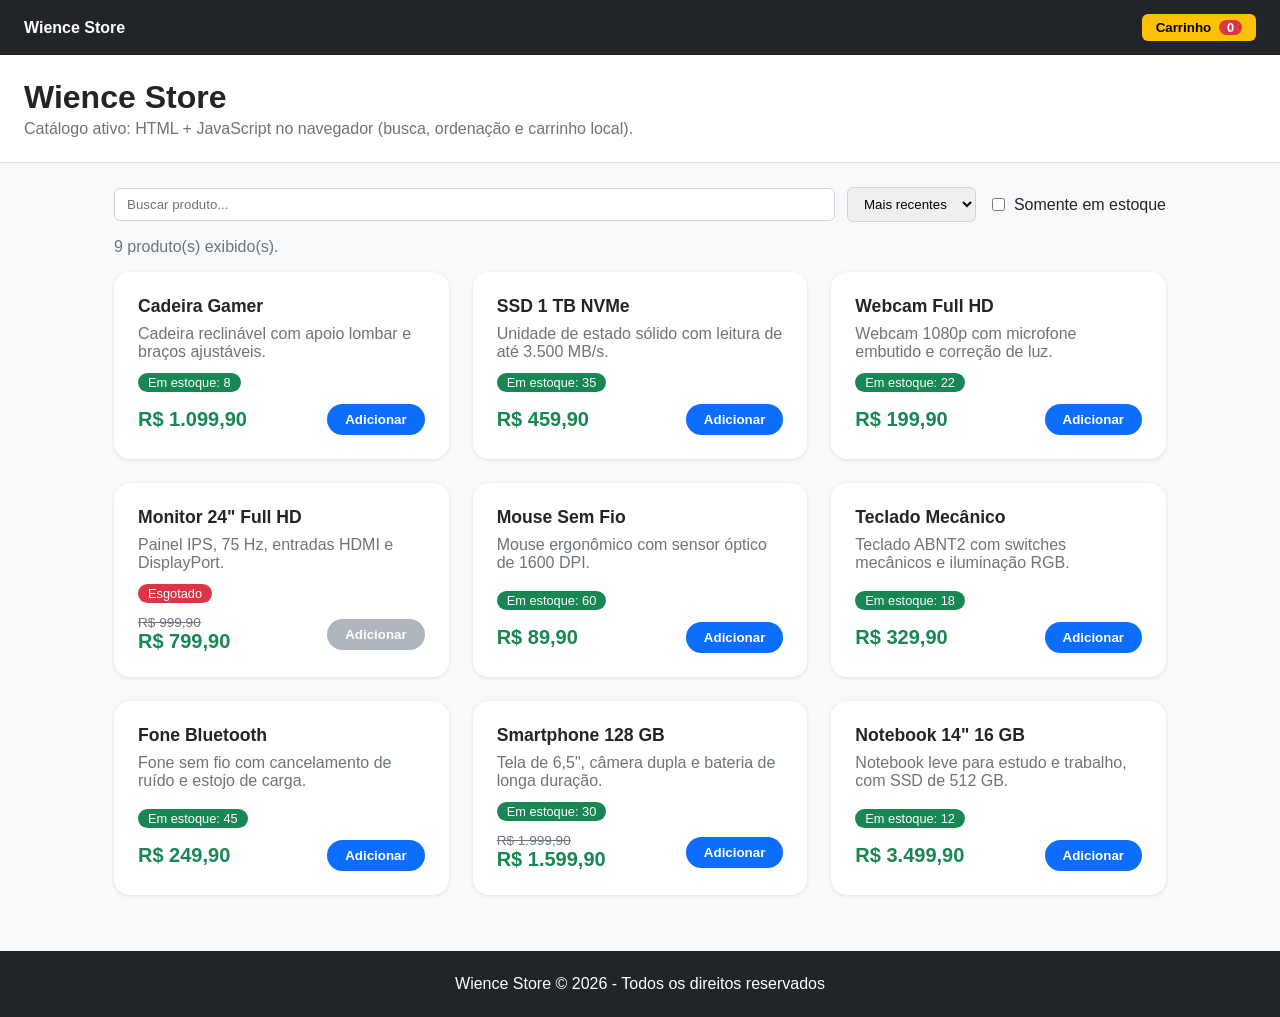
<file: ativo/index.html>
<!DOCTYPE html>
<html lang="pt-br">
<head>
    <meta charset="UTF-8">
    <meta name="viewport" content="width=device-width, initial-scale=1">
    <title>Wience Store - Catálogo ativo</title>
    <link rel="stylesheet" href="style.css">
</head>
<body>
    <nav>
        <span>Wience Store</span>
        <button id="cart-btn" type="button">Carrinho <span id="cart-count" class="count">0</span></button>
    </nav>

    <header>
        <h1>Wience Store</h1>
        <p>Catálogo ativo: HTML + JavaScript no navegador (busca, ordenação e carrinho local).</p>
    </header>

    <main>
        <div class="toolbar">
            <input id="search" type="search" placeholder="Buscar produto..." aria-label="Buscar produto">
            <select id="sort" aria-label="Ordenar">
                <option value="recent">Mais recentes</option>
                <option value="price-asc">Menor preço</option>
                <option value="price-desc">Maior preço</option>
                <option value="name">Nome (A-Z)</option>
            </select>
            <label class="check"><input id="only-stock" type="checkbox"> Somente em estoque</label>
        </div>

        <p id="status" class="status" role="status">Carregando produtos...</p>
        <div id="grid" class="grid"></div>
    </main>

    <aside id="cart-panel" class="cart-panel" hidden>
        <h2>Carrinho</h2>
        <ul id="cart-list"></ul>
        <p>Total: <strong id="cart-total">R$ 0,00</strong></p>
        <button id="cart-clear" type="button">Esvaziar</button>
    </aside>

    <footer>Wience Store &copy; 2026 - Todos os direitos reservados</footer>

    <script src="app.js" defer></script>
</body>
</html>
</file>
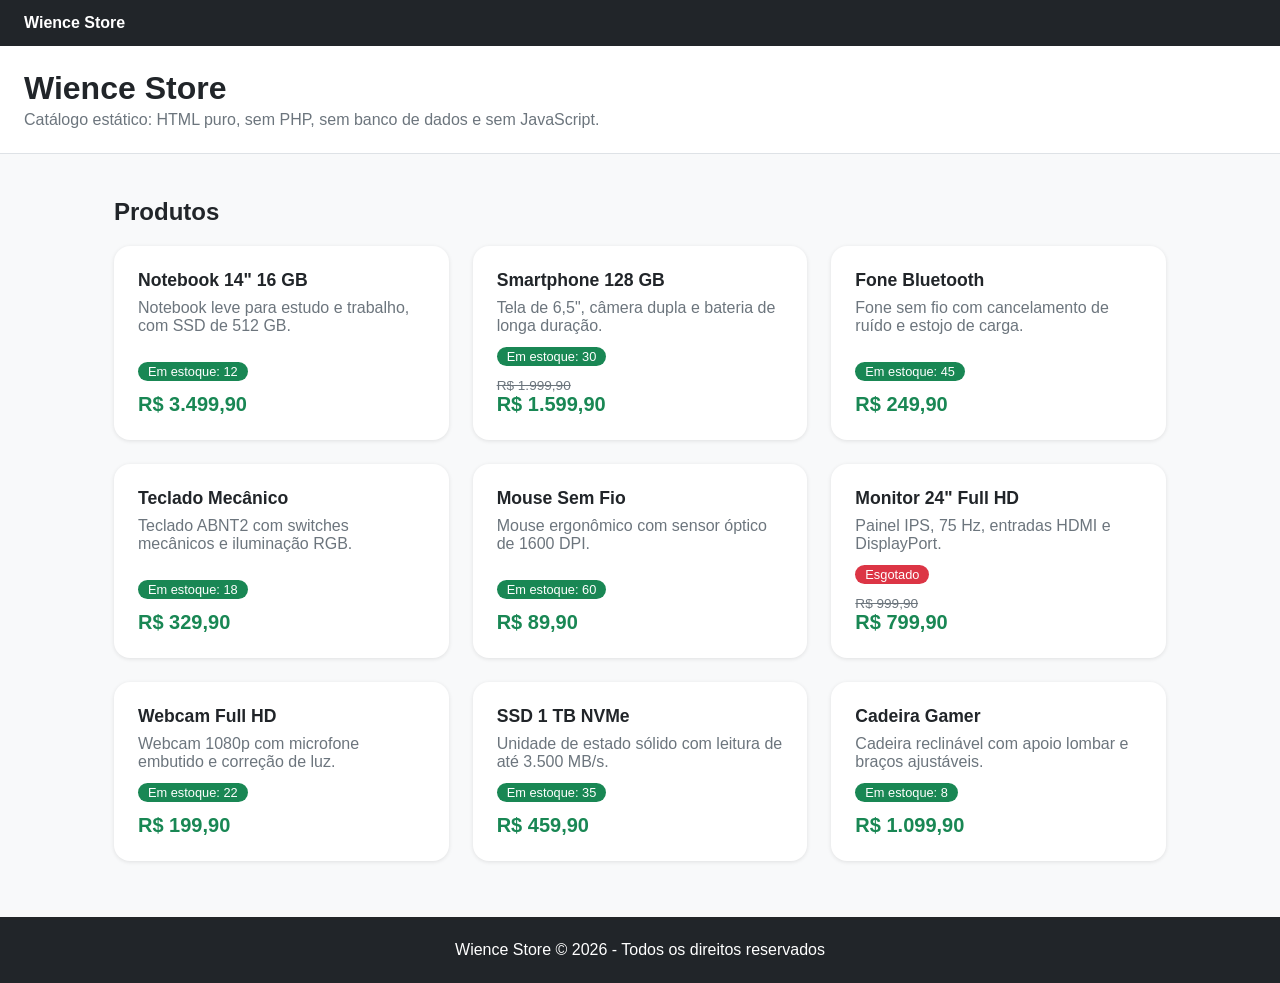
<file: estatico/index.html>
<!DOCTYPE html>
<html lang="pt-br">
<head>
    <meta charset="UTF-8">
    <meta name="viewport" content="width=device-width, initial-scale=1">
    <title>Wience Store - Catálogo estático</title>
    <style>
        * { box-sizing: border-box; }
        body { margin: 0; font-family: Arial, Helvetica, sans-serif; background: #f8f9fa; color: #212529; }
        nav { background: #212529; color: #fff; padding: 14px 24px; font-weight: bold; }
        header { background: #fff; border-bottom: 1px solid #dee2e6; padding: 24px; }
        header h1 { margin: 0 0 4px; }
        header p { margin: 0; color: #6c757d; }
        main { max-width: 1100px; margin: 0 auto; padding: 24px; }
        .grid { display: grid; grid-template-columns: repeat(auto-fill, minmax(280px, 1fr)); gap: 24px; }
        .card { background: #fff; border-radius: 16px; box-shadow: 0 1px 4px rgba(0,0,0,.1); padding: 24px; display: flex; flex-direction: column; }
        .card h2 { font-size: 1.1rem; margin: 0 0 8px; }
        .card p { color: #6c757d; flex-grow: 1; margin: 0 0 12px; }
        .badge { display: inline-block; padding: 2px 10px; border-radius: 12px; font-size: .8rem; color: #fff; background: #198754; margin-bottom: 12px; align-self: flex-start; }
        .badge.off { background: #dc3545; }
        .price { font-size: 1.25rem; font-weight: bold; color: #198754; }
        .old { text-decoration: line-through; color: #6c757d; font-size: .85rem; display: block; }
        footer { background: #212529; color: #fff; text-align: center; padding: 24px; margin-top: 32px; }
    </style>
</head>
<body>
    <nav>Wience Store</nav>

    <header>
        <h1>Wience Store</h1>
        <p>Catálogo estático: HTML puro, sem PHP, sem banco de dados e sem JavaScript.</p>
    </header>

    <main>
        <h2>Produtos</h2>
        <div class="grid">
            <article class="card">
                <h2>Notebook 14" 16 GB</h2>
                <p>Notebook leve para estudo e trabalho, com SSD de 512 GB.</p>
                <span class="badge">Em estoque: 12</span>
                <div><span class="price">R$ 3.499,90</span></div>
            </article>

            <article class="card">
                <h2>Smartphone 128 GB</h2>
                <p>Tela de 6,5", câmera dupla e bateria de longa duração.</p>
                <span class="badge">Em estoque: 30</span>
                <div><small class="old">R$ 1.999,90</small><span class="price">R$ 1.599,90</span></div>
            </article>

            <article class="card">
                <h2>Fone Bluetooth</h2>
                <p>Fone sem fio com cancelamento de ruído e estojo de carga.</p>
                <span class="badge">Em estoque: 45</span>
                <div><span class="price">R$ 249,90</span></div>
            </article>

            <article class="card">
                <h2>Teclado Mecânico</h2>
                <p>Teclado ABNT2 com switches mecânicos e iluminação RGB.</p>
                <span class="badge">Em estoque: 18</span>
                <div><span class="price">R$ 329,90</span></div>
            </article>

            <article class="card">
                <h2>Mouse Sem Fio</h2>
                <p>Mouse ergonômico com sensor óptico de 1600 DPI.</p>
                <span class="badge">Em estoque: 60</span>
                <div><span class="price">R$ 89,90</span></div>
            </article>

            <article class="card">
                <h2>Monitor 24" Full HD</h2>
                <p>Painel IPS, 75 Hz, entradas HDMI e DisplayPort.</p>
                <span class="badge off">Esgotado</span>
                <div><small class="old">R$ 999,90</small><span class="price">R$ 799,90</span></div>
            </article>

            <article class="card">
                <h2>Webcam Full HD</h2>
                <p>Webcam 1080p com microfone embutido e correção de luz.</p>
                <span class="badge">Em estoque: 22</span>
                <div><span class="price">R$ 199,90</span></div>
            </article>

            <article class="card">
                <h2>SSD 1 TB NVMe</h2>
                <p>Unidade de estado sólido com leitura de até 3.500 MB/s.</p>
                <span class="badge">Em estoque: 35</span>
                <div><span class="price">R$ 459,90</span></div>
            </article>

            <article class="card">
                <h2>Cadeira Gamer</h2>
                <p>Cadeira reclinável com apoio lombar e braços ajustáveis.</p>
                <span class="badge">Em estoque: 8</span>
                <div><span class="price">R$ 1.099,90</span></div>
            </article>
        </div>
    </main>

    <footer>Wience Store &copy; 2026 - Todos os direitos reservados</footer>
</body>
</html>
</file>
<file: ativo/style.css>
* { box-sizing: border-box; }
body { margin: 0; font-family: Arial, Helvetica, sans-serif; background: #f8f9fa; color: #212529; }
nav { background: #212529; color: #fff; padding: 14px 24px; font-weight: bold; display: flex; justify-content: space-between; align-items: center; }
nav button { background: #ffc107; border: 0; border-radius: 6px; padding: 6px 14px; font-weight: bold; cursor: pointer; }
.count { background: #dc3545; color: #fff; border-radius: 10px; padding: 0 8px; margin-left: 4px; font-size: .8rem; }
header { background: #fff; border-bottom: 1px solid #dee2e6; padding: 24px; }
header h1 { margin: 0 0 4px; }
header p { margin: 0; color: #6c757d; }
main { max-width: 1100px; margin: 0 auto; padding: 24px; }
.toolbar { display: flex; flex-wrap: wrap; gap: 12px; align-items: center; margin-bottom: 16px; }
.toolbar input[type="search"] { flex: 1; min-width: 200px; padding: 8px 12px; border: 1px solid #ced4da; border-radius: 6px; }
.toolbar select { padding: 8px 12px; border: 1px solid #ced4da; border-radius: 6px; }
.check { display: flex; gap: 6px; align-items: center; }
.status { color: #6c757d; }
.grid { display: grid; grid-template-columns: repeat(auto-fill, minmax(280px, 1fr)); gap: 24px; }
.card { background: #fff; border-radius: 16px; box-shadow: 0 1px 4px rgba(0,0,0,.1); padding: 24px; display: flex; flex-direction: column; }
.card h2 { font-size: 1.1rem; margin: 0 0 8px; }
.card p { color: #6c757d; flex-grow: 1; margin: 0 0 12px; }
.badge { display: inline-block; padding: 2px 10px; border-radius: 12px; font-size: .8rem; color: #fff; background: #198754; margin-bottom: 12px; align-self: flex-start; }
.badge.off { background: #dc3545; }
.row { display: flex; justify-content: space-between; align-items: center; gap: 8px; }
.price { font-size: 1.25rem; font-weight: bold; color: #198754; }
.old { text-decoration: line-through; color: #6c757d; font-size: .85rem; display: block; }
.card button { background: #0d6efd; color: #fff; border: 0; border-radius: 20px; padding: 8px 18px; font-weight: bold; cursor: pointer; }
.card button:disabled { background: #adb5bd; cursor: not-allowed; }
.cart-panel { position: fixed; top: 60px; right: 16px; width: 320px; max-height: 70vh; overflow: auto; background: #fff; border-radius: 12px; box-shadow: 0 4px 16px rgba(0,0,0,.25); padding: 16px; }
.cart-panel h2 { margin-top: 0; }
.cart-panel ul { list-style: none; padding: 0; margin: 0 0 12px; }
.cart-panel li { display: flex; justify-content: space-between; gap: 8px; padding: 6px 0; border-bottom: 1px solid #eee; font-size: .9rem; }
footer { background: #212529; color: #fff; text-align: center; padding: 24px; margin-top: 32px; }
</file>
